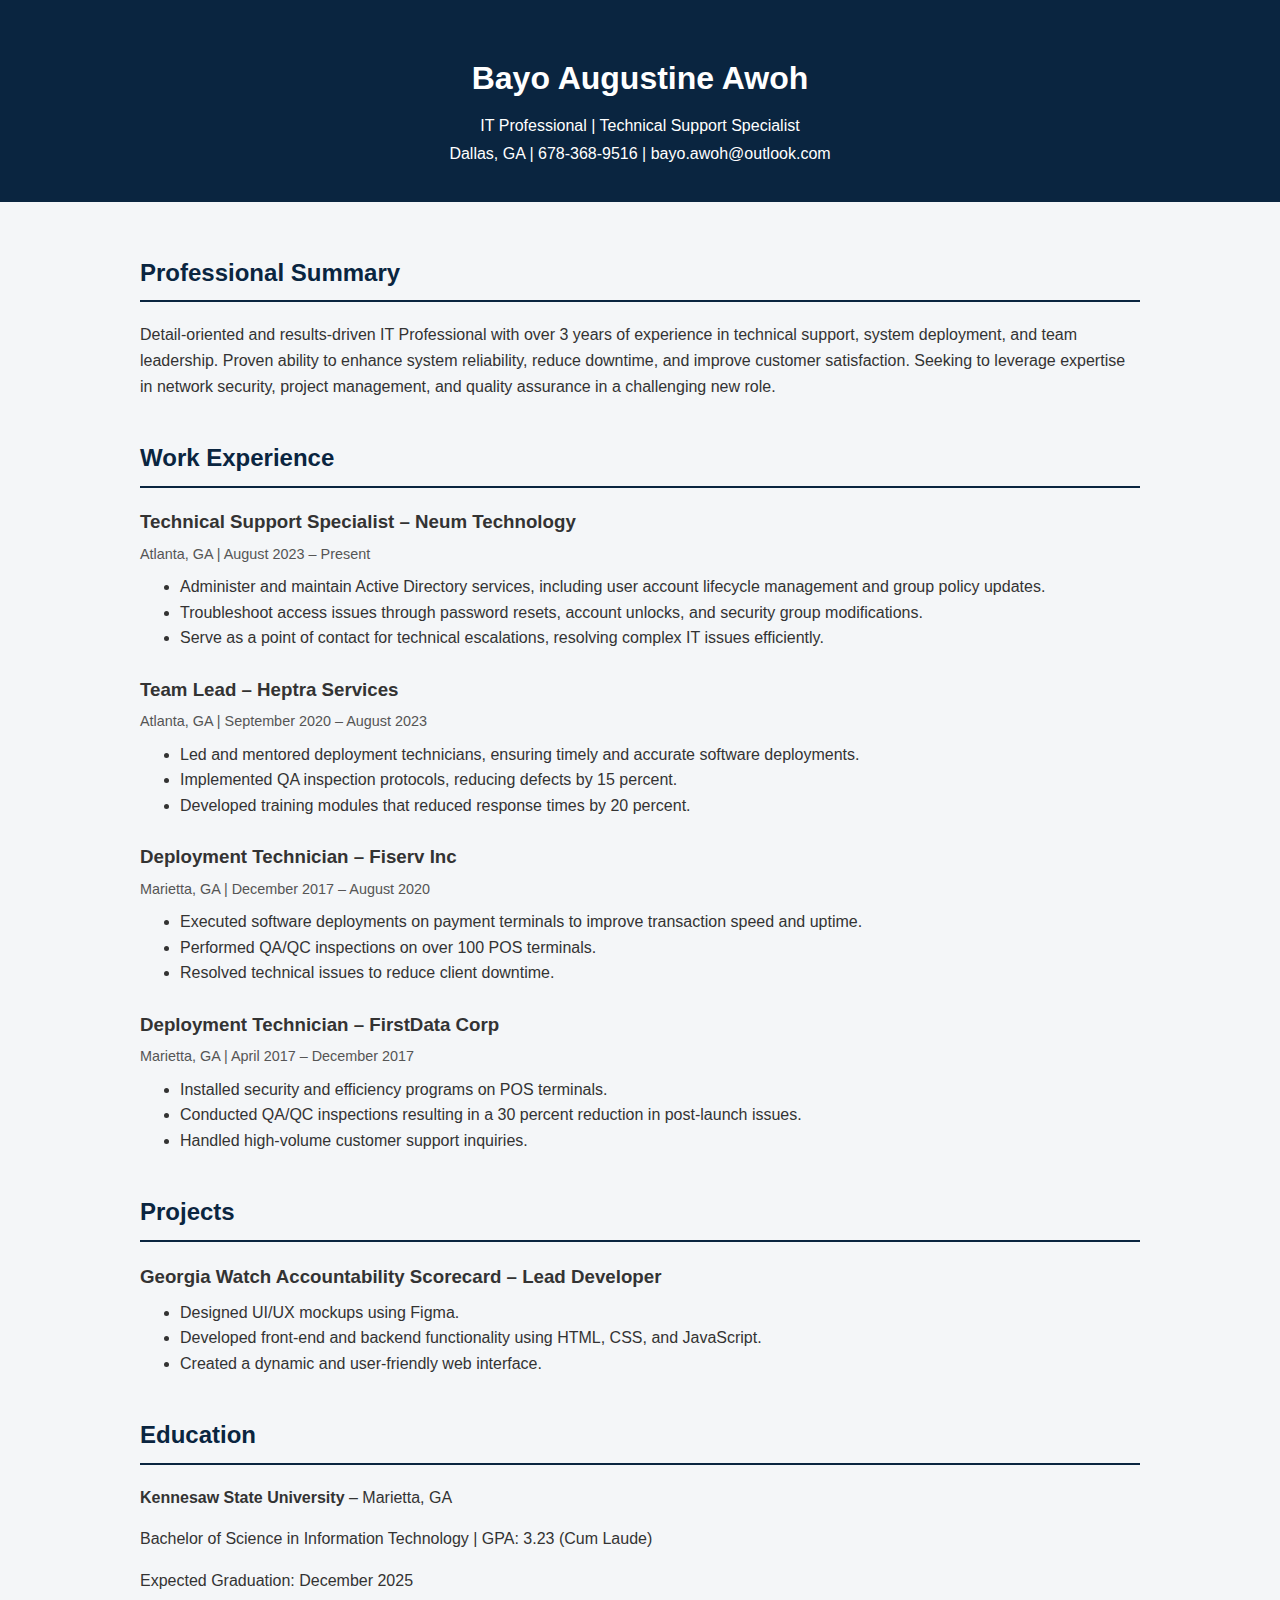
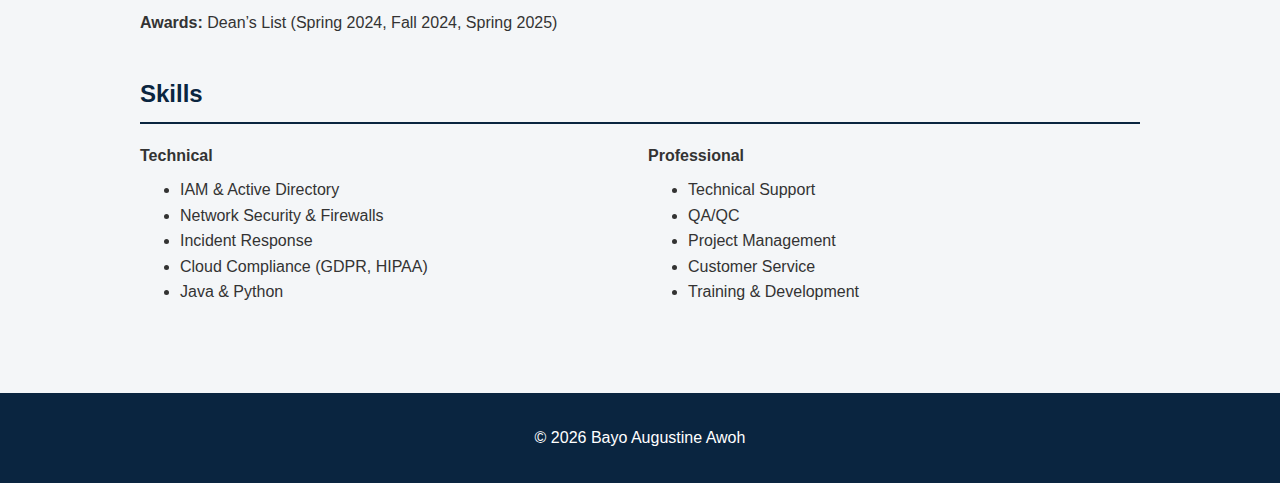
<file: profile.html>
<!DOCTYPE html>
<html lang="en">
<head>
  <meta charset="UTF-8" />
  <meta name="viewport" content="width=device-width, initial-scale=1.0" />
  <title>Bayo Augustine Awoh | IT Professional</title>
  <style>
    body {
      font-family: Arial, Helvetica, sans-serif;
      margin: 0;
      background-color: #f4f6f8;
      color: #333;
      line-height: 1.6;
    }
    header {
      background: #0a2540;
      color: #fff;
      padding: 2rem;
      text-align: center;
    }
    header h1 {
      margin-bottom: 0.5rem;
    }
    header p {
      margin: 0.2rem 0;
    }
    .container {
      max-width: 1000px;
      margin: auto;
      padding: 2rem;
    }
    section {
      margin-bottom: 2.5rem;
    }
    h2 {
      border-bottom: 2px solid #0a2540;
      padding-bottom: 0.5rem;
      color: #0a2540;
    }
    .job {
      margin-bottom: 1.5rem;
    }
    .job h3 {
      margin-bottom: 0.2rem;
    }
    .job span {
      font-size: 0.9rem;
      color: #555;
    }
    ul {
      margin-top: 0.5rem;
    }
    .skills-grid {
      display: grid;
      grid-template-columns: repeat(auto-fit, minmax(250px, 1fr));
      gap: 1rem;
    }
    footer {
      background: #0a2540;
      color: #fff;
      text-align: center;
      padding: 1rem;
    }
  </style>
</head>
<body>

<header>
  <h1>Bayo Augustine Awoh</h1>
  <p>IT Professional | Technical Support Specialist</p>
  <p>Dallas, GA | 678-368-9516 | bayo.awoh@outlook.com</p>
</header>

<div class="container">

  <section>
    <h2>Professional Summary</h2>
    <p>
      Detail-oriented and results-driven IT Professional with over 3 years of experience in technical support, system deployment, and team leadership. Proven ability to enhance system reliability, reduce downtime, and improve customer satisfaction. Seeking to leverage expertise in network security, project management, and quality assurance in a challenging new role.
    </p>
  </section>

  <section>
    <h2>Work Experience</h2>

    <div class="job">
      <h3>Technical Support Specialist – Neum Technology</h3>
      <span>Atlanta, GA | August 2023 – Present</span>
      <ul>
        <li>Administer and maintain Active Directory services, including user account lifecycle management and group policy updates.</li>
        <li>Troubleshoot access issues through password resets, account unlocks, and security group modifications.</li>
        <li>Serve as a point of contact for technical escalations, resolving complex IT issues efficiently.</li>
      </ul>
    </div>

    <div class="job">
      <h3>Team Lead – Heptra Services</h3>
      <span>Atlanta, GA | September 2020 – August 2023</span>
      <ul>
        <li>Led and mentored deployment technicians, ensuring timely and accurate software deployments.</li>
        <li>Implemented QA inspection protocols, reducing defects by 15 percent.</li>
        <li>Developed training modules that reduced response times by 20 percent.</li>
      </ul>
    </div>

    <div class="job">
      <h3>Deployment Technician – Fiserv Inc</h3>
      <span>Marietta, GA | December 2017 – August 2020</span>
      <ul>
        <li>Executed software deployments on payment terminals to improve transaction speed and uptime.</li>
        <li>Performed QA/QC inspections on over 100 POS terminals.</li>
        <li>Resolved technical issues to reduce client downtime.</li>
      </ul>
    </div>

    <div class="job">
      <h3>Deployment Technician – FirstData Corp</h3>
      <span>Marietta, GA | April 2017 – December 2017</span>
      <ul>
        <li>Installed security and efficiency programs on POS terminals.</li>
        <li>Conducted QA/QC inspections resulting in a 30 percent reduction in post-launch issues.</li>
        <li>Handled high-volume customer support inquiries.</li>
      </ul>
    </div>
  </section>

  <section>
    <h2>Projects</h2>
    <div class="job">
      <h3>Georgia Watch Accountability Scorecard – Lead Developer</h3>
      <ul>
        <li>Designed UI/UX mockups using Figma.</li>
        <li>Developed front-end and backend functionality using HTML, CSS, and JavaScript.</li>
        <li>Created a dynamic and user-friendly web interface.</li>
      </ul>
    </div>
  </section>

  <section>
    <h2>Education</h2>
    <p><strong>Kennesaw State University</strong> – Marietta, GA</p>
    <p>Bachelor of Science in Information Technology | GPA: 3.23 (Cum Laude)</p>
    <p>Expected Graduation: December 2025</p>
    <p><strong>Awards:</strong> Dean’s List (Spring 2024, Fall 2024, Spring 2025)</p>
  </section>

  <section>
    <h2>Skills</h2>
    <div class="skills-grid">
      <div>
        <strong>Technical</strong>
        <ul>
          <li>IAM & Active Directory</li>
          <li>Network Security & Firewalls</li>
          <li>Incident Response</li>
          <li>Cloud Compliance (GDPR, HIPAA)</li>
          <li>Java & Python</li>
        </ul>
      </div>
      <div>
        <strong>Professional</strong>
        <ul>
          <li>Technical Support</li>
          <li>QA/QC</li>
          <li>Project Management</li>
          <li>Customer Service</li>
          <li>Training & Development</li>
        </ul>
      </div>
    </div>
  </section>

</div>

<footer>
  <p>© 2026 Bayo Augustine Awoh</p>
</footer>

</body>
</html>
</file>
